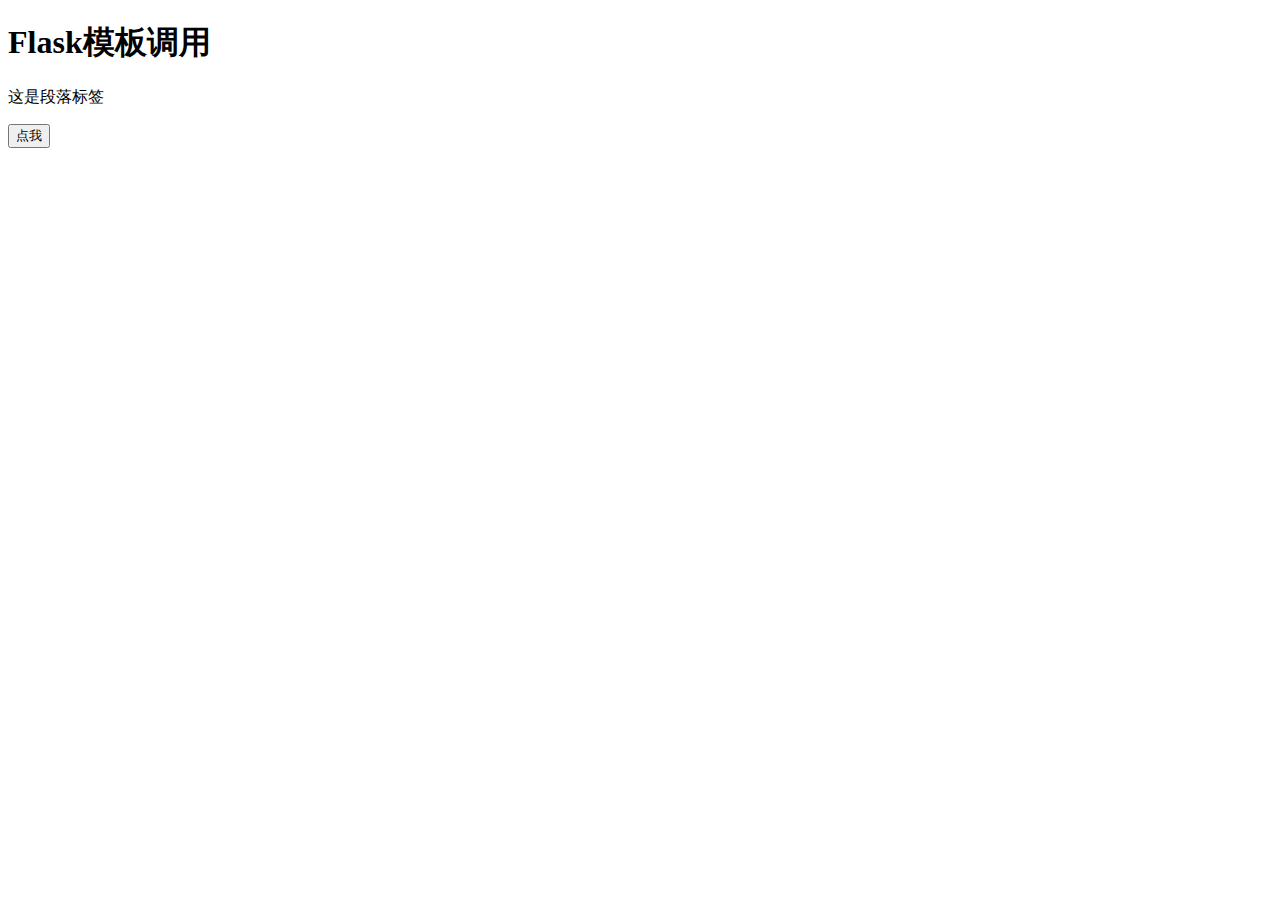
<file: templates/index.html>
<!DOCTYPE html>
<html lang="en">
<head>
    <meta charset="UTF-8">
    <title>Flask模板调用</title>
    <script src="https://apps.bdimg.com/libs/jquery/2.1.4/jquery.min.js"></script>
</head>
<body>
<h1>Flask模板调用</h1>
<p>这是段落标签</p>
<button>点我</button>
<script>
    $("button").click(function () {
        $.ajax({
            url: "/ajax",
            type: "post",
            data: {
                "name": "李四",
                "age": 30,
            },
            success: function (d) {
                $("h1").html("武汉加油" + d)
            },
            error: function () {
                alert("发送ajax请求失败!")
            }
        })
    })
</script>
</body>
</html>
</file>
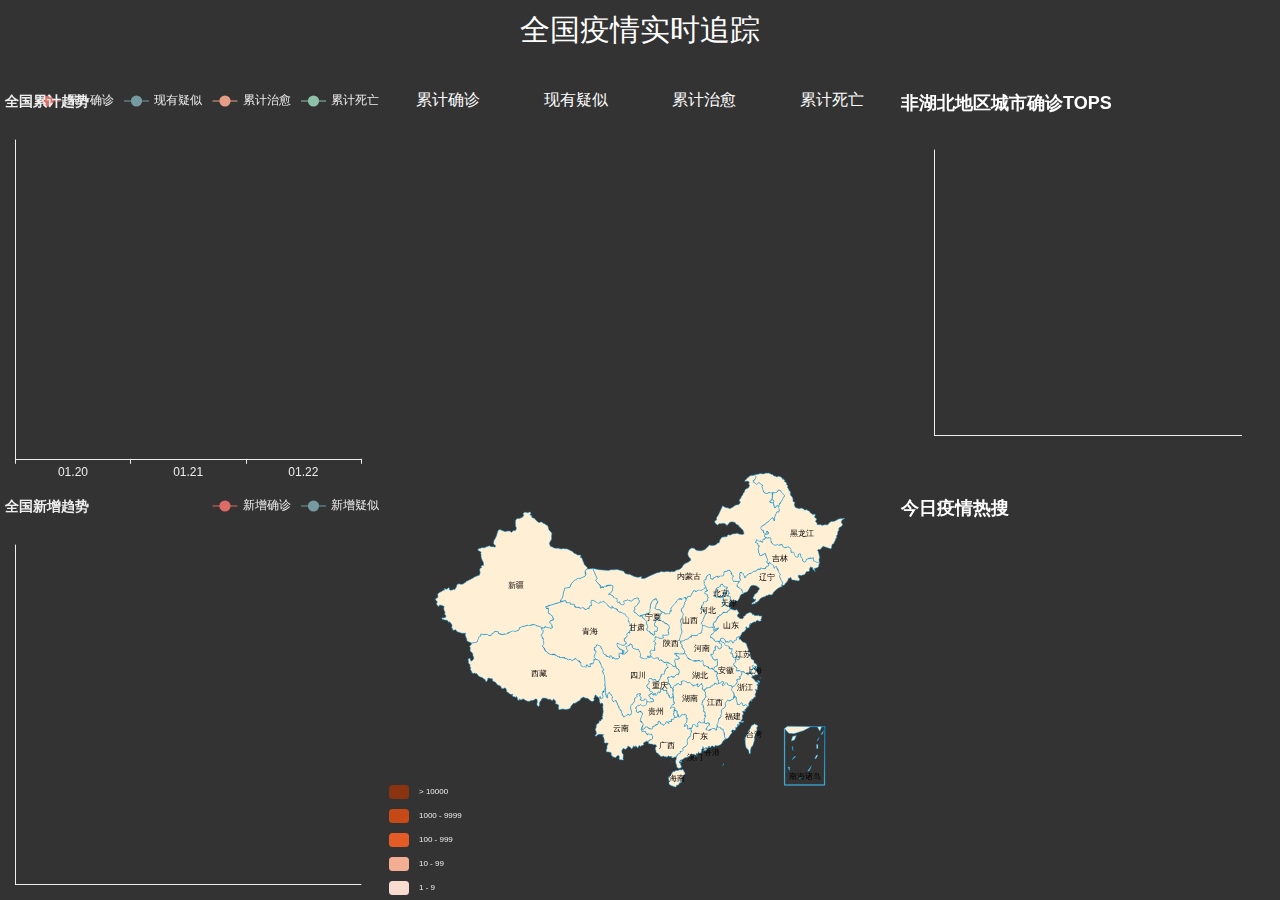
<file: templates/main.html>
<!DOCTYPE html>
<html lang="en">
<head>
    <meta charset="UTF-8">
    <title>疫情监控</title>
    <link rel="stylesheet" href="../static/css/main.css">
    <script src="https://apps.bdimg.com/libs/jquery/2.1.4/jquery.min.js"></script>
    <script src="../static/js/echarts.min.js"></script>
    <script src="../static/js/china.js"></script>
    <script src="../static/js/echarts-wordcloud.min.js"></script>
    <style>

    </style>
</head>
<body>
<div id="title">全国疫情实时追踪</div>
<div id="time"></div>
<div id="left1">左1</div>
<div id="left2">左2</div>
<div id="center1">
    <div class="num"></div>
    <div class="num"></div>
    <div class="num"></div>
    <div class="num"></div>
    <div class="txt">累计确诊</div>
    <div class="txt">现有疑似</div>
    <div class="txt">累计治愈</div>
    <div class="txt">累计死亡</div>
</div>
<div id="center2">中2</div>
<div id="right1">右1</div>
<div id="right2">右2</div>
<script src="../static/js/ec_right2.js"></script>
<script src="../static/js/ec_right1.js"></script>
<script src="../static/js/ec_left1.js"></script>
<script src="../static/js/ec_left2.js"></script>
<script src="../static/js/ec_center.js"></script>
<script src="../static/js/controller.js"></script>
</body>
</html>
</file>
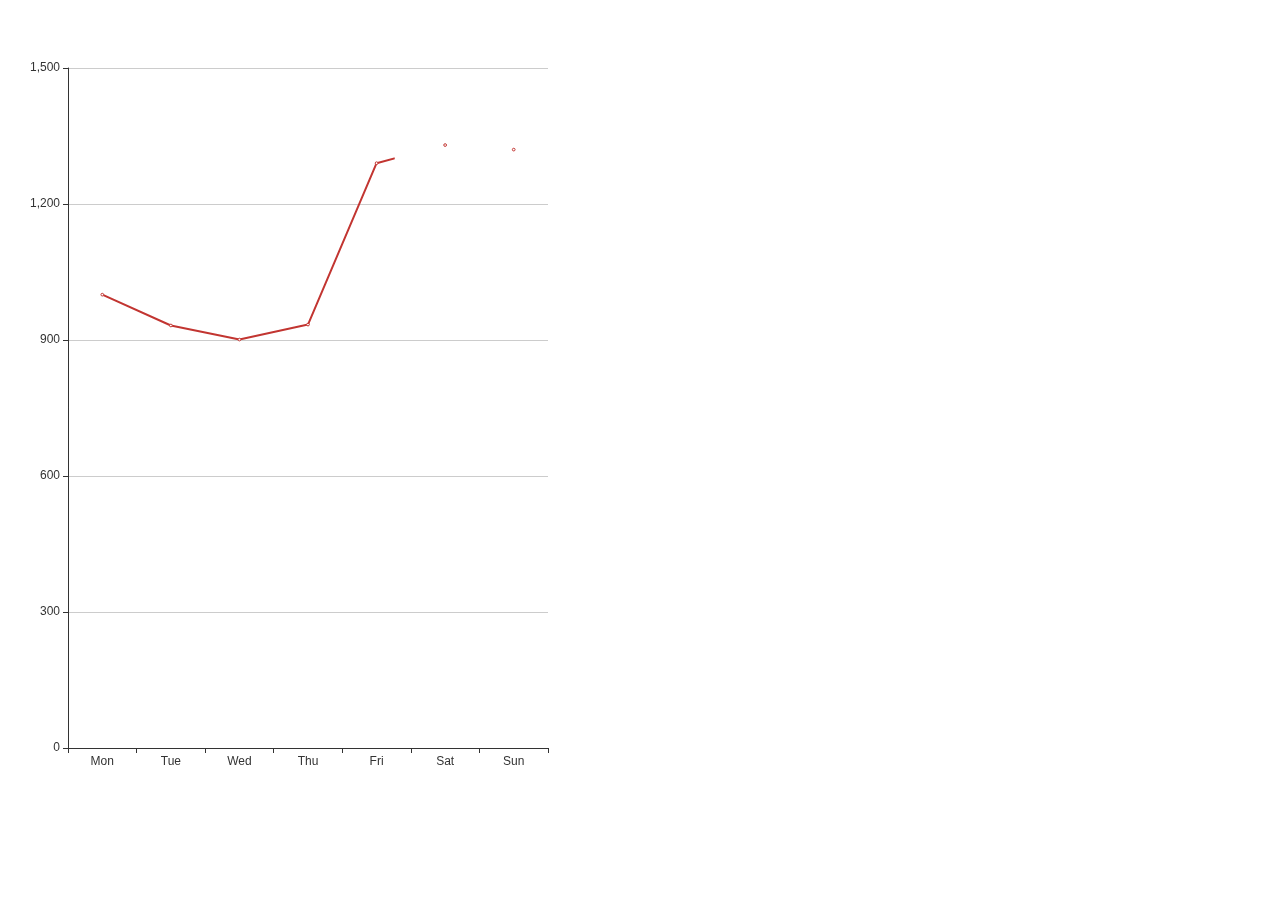
<file: templates/test.html>
<!DOCTYPE html>
<html lang="en">
<head>
    <meta charset="UTF-8">
    <title>Title</title>
    <script src="../static/js/echarts.min.js"></script>
</head>
<body>
<div id="main" style="width: 600px;height: 800px"></div>
<script>
    var etc = echarts.init(document.getElementById('main'))
    var option = {
        xAxis: {
            type: 'category',
            data: ['Mon', 'Tue', 'Wed', 'Thu', 'Fri', 'Sat', 'Sun']
        },
        yAxis: {
            type: 'value'
        },
        series: [{
            data: [1000, 932, 901, 934, 1290, 1330, 1320],
            type: 'line'
        }]
    };
    etc.setOption(option)
</script>
</body>
</html>
</file>
<file: static/css/main.css>
body {
    margin: 0;
    padding: 0;
    background-color: #333;
}

#title {
    position: absolute; /* 绝对定位 */
    width: 40%;
    height: 10%;
    top: 10px;
    left: 30%;
    /*background: aqua;*/
    color: white;
    font-size: 30px;
    display: flex;
    align-content: center;
    justify-content: center;
}

#time {
    position: absolute; /* 绝对定位 */
    /*width: 30%;*/
    height: 10%;
    top: 5%;
    right: 2%;
    color: #fff;
    font-size: 20px;
}

#left1 {
    position: absolute; /* 绝对定位 */
    width: 30%;
    height: 45%;
    top: 10%;
    left: 0;
    background: bisque;
}

#left2 {
    position: absolute; /* 绝对定位 */
    width: 30%;
    height: 45%;
    top: 55%;
    left: 0;
    background: aqua;
}

#right1 {
    position: absolute; /* 绝对定位 */
    width: 30%;
    height: 45%;
    top: 10%;
    right: 0;
    background: blanchedalmond;
}

#right2 {
    position: absolute; /* 绝对定位 */
    width: 30%;
    height: 45%;
    top: 55%;
    right: 0;
    background: burlywood;
}

#center1 {
    position: absolute; /* 绝对定位 */
    width: 40%;
    height: 30%;
    top: 10%;
    left: 30%;
    /*background: antiquewhite;*/
}

#center2 {
    position: absolute; /* 绝对定位 */
    width: 40%;
    height: 60%;
    top: 40%;
    left: 30%;
    background: beige;
}

.num {
    width: 25%;
    float: left;
    display: flex;
    align-content: center;
    justify-content: center;
    color: gold;
    font-size: 40px;
}

.txt {
    width: 25%;
    float: left;
    font-family: "幼圆";
    display: flex;
    color: white;
    align-content: center;
    justify-content: center;
}

.txt h2 {
    margin: 0;
}
</file>
